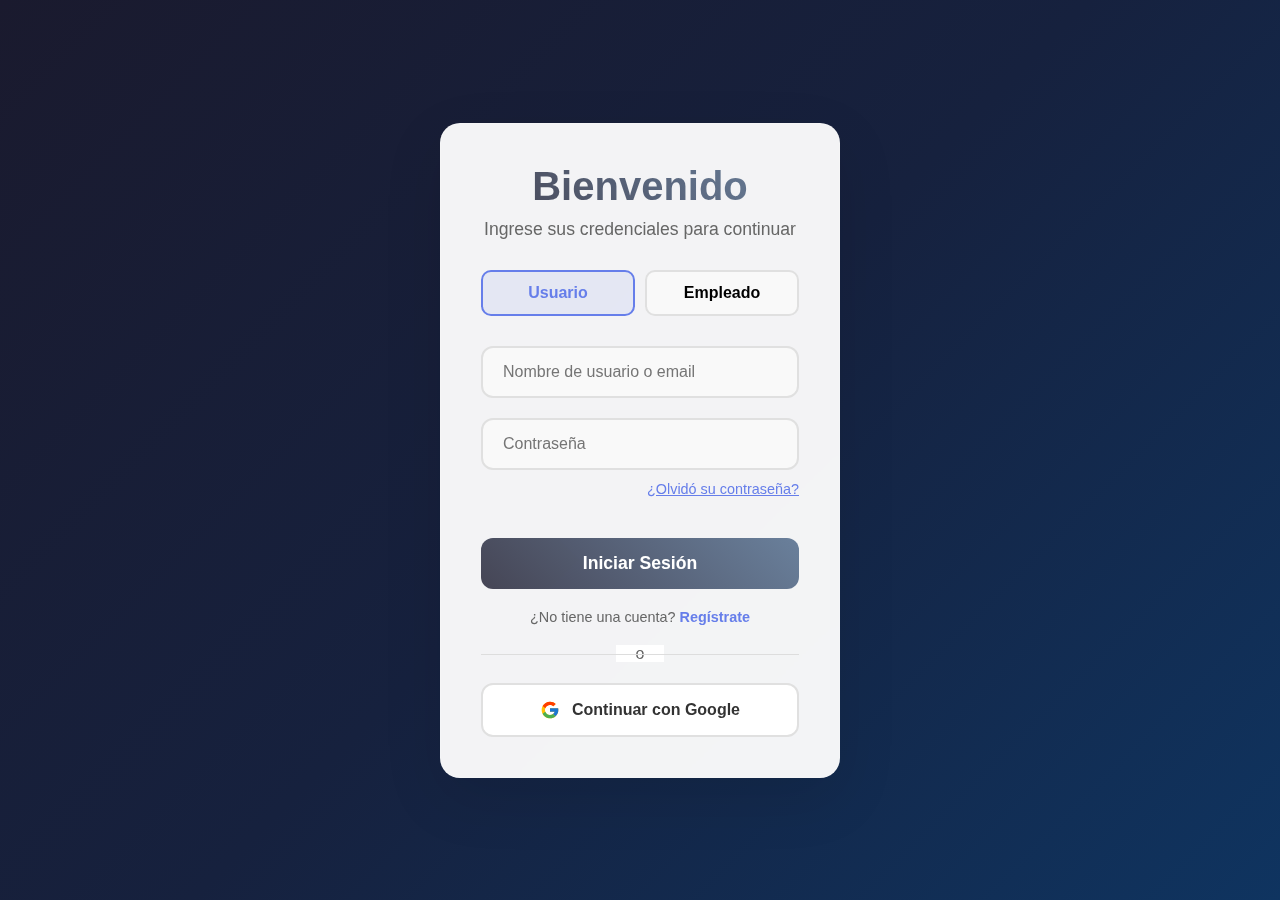
<file: RCN_Servicio_al_Cliente.html>
<!DOCTYPE html>
<html lang="es">
<head>
    <meta charset="UTF-8">
    <meta name="viewport" content="width=device-width, initial-scale=1.0">
    <title>RCN Servicio al cliente - Inicio de Sesión</title>
      <link rel="stylesheet" href="style.css">
</head>
<body>
    <div class="form-container">
        <p class="title">Bienvenido</p>
        <p class="subtitle">Ingrese sus credenciales para continuar</p>
        
        <div id="errorMessage" class="error-message"></div>
        <div id="successMessage" class="success-message"></div>
        
        <form class="form" id="loginForm">
            <div class="user-type-selector">
                <div class="user-type-option selected" data-type="usuario" id="usuarioOption">
                    Usuario
                </div>
                <div class="user-type-option" data-type="empleado" id="empleadoOption">
                    Empleado
                </div>
            </div>

            <div class="input-group">
                <input type="text" class="input" id="username" placeholder="Nombre de usuario o email" required>
            </div>
            
            <div class="input-group">
                <input type="password" class="input" id="password" placeholder="Contraseña" required>
            </div>

            <div class="page-link">
                <span class="page-link-label" onclick="forgotPassword()">¿Olvidó su contraseña?</span>
            </div>
            
            <button type="submit" class="form-btn">Iniciar Sesión</button>
        </form>

        <div class="sign-up-container">
            <p class="sign-up-label">¿No tiene una cuenta? 
                <a class="sign-up-link" href="registro.html">Regístrate</a> 
            </p>
        </div>

        <div class="divider">
            <span>o</span>
        </div>

        <a class="google-login-button" href="#" onclick="googleLogin()">
            <svg class="google-icon" viewBox="0 0 48 48" xmlns="http://www.w3.org/2000/svg">
                <path fill="#FFC107" d="M43.611,20.083H42V20H24v8h11.303c-1.649,4.657-6.08,8-11.303,8c-6.627,0-12-5.373-12-12 c0-6.627,5.373-12,12-12c3.059,0,5.842,1.154,7.961,3.039l5.657-5.657C34.046,6.053,29.268,4,24,4C12.955,4,4,12.955,4,24 c0,11.045,8.955,20,20,20c11.045,0,20-8.955,20-20C44,22.659,43.862,21.35,43.611,20.083z"/>
                <path fill="#FF3D00" d="M6.306,14.691l6.571,4.819C14.655,15.108,18.961,12,24,12c3.059,0,5.842,1.154,7.961,3.039l5.657-5.657 C34.046,6.053,29.268,4,24,4C16.318,4,9.656,8.337,6.306,14.691z"/>
                <path fill="#4CAF50" d="M24,44c5.166,0,9.86-1.977,13.409-5.192l-6.19-5.238C29.211,35.091,26.715,36,24,36 c-5.202,0-9.619-3.317-11.283-7.946l-6.522,5.025C9.505,39.556,16.227,44,24,44z"/>
                <path fill="#1976D2" d="M43.611,20.083H42V20H24v8h11.303c-0.792,2.237-2.231,4.166-4.087,5.571 c0.001-0.001,0.002-0.001,0.003-0.002l6.19,5.238C36.971,39.205,44,34,44,24C44,22.659,43.862,21.35,43.611,20.083z"/>
            </svg>
            Continuar con Google
        </a>
    </div>

    <script>
        class LoginSystem {
            constructor() {
                this.selectedUserType = 'usuario';
                this.users = this.loadUsers();
                this.initializeEventListeners();
            }

            initializeEventListeners() {
                // Selector de tipo de usuario
                const userTypeOptions = document.querySelectorAll('.user-type-option');
                userTypeOptions.forEach(option => {
                    option.addEventListener('click', (e) => {
                        // Remover selección previa
                        userTypeOptions.forEach(opt => opt.classList.remove('selected'));
                        // Seleccionar nueva opción
                        e.target.classList.add('selected');
                        this.selectedUserType = e.target.dataset.type;
                    });
                });

                // Formulario de login
                const loginForm = document.getElementById('loginForm');
                loginForm.addEventListener('submit', (e) => {
                    e.preventDefault();
                    this.handleLogin();
                });
            }

            loadUsers() {
                // Base de datos simulada de usuarios
                return {
                    usuarios: [
                        { username: 'usuario1', password: '123456', email: 'usuario1@rcn.com', name: 'Juan Pérez' },
                        { username: 'cliente1', password: 'password', email: 'cliente1@gmail.com', name: 'María García' },
                        { username: 'user@rcn.com', password: 'user123', email: 'user@rcn.com', name: 'Ana López' }
                    ],
                    empleados: [
                        { username: 'admin', password: 'admin123', email: 'admin@rcn.com', name: 'Carlos Rodríguez', position: 'Administrador' },
                        { username: 'soporte1', password: 'soporte123', email: 'soporte1@rcn.com', name: 'Laura Martínez', position: 'Agente de Soporte' },
                        { username: 'supervisor', password: 'super123', email: 'supervisor@rcn.com', name: 'Roberto Silva', position: 'Supervisor' }
                    ]
                };
            }

            handleLogin() {
                const username = document.getElementById('username').value.trim();
                const password = document.getElementById('password').value;

                // Validar campos
                if (!username || !password) {
                    this.showError('Por favor complete todos los campos');
                    return;
                }

                // Buscar usuario según el tipo seleccionado
                const userDatabase = this.selectedUserType === 'usuario' ? this.users.usuarios : this.users.empleados;
                const user = userDatabase.find(u => 
                    (u.username === username || u.email === username) && u.password === password
                );

                if (user) {
                    this.showSuccess(`¡Bienvenido ${user.name}!`);
                    
                    // Guardar información de sesión
                    const sessionData = {
                        user: user,
                        userType: this.selectedUserType,
                        loginTime: new Date().toISOString()
                    };
                    
                    // Simular guardado en localStorage (no se puede usar en artifacts)
                    // localStorage.setItem('userSession', JSON.stringify(sessionData));
                    
                    // Redireccionar después de un breve delay
                    setTimeout(() => {
                        this.redirectUser();
                    }, 1500);
                    
                } else {
                    this.showError('Usuario o contraseña incorrectos');
                }
            }

            redirectUser() {
                if (this.selectedUserType === 'usuario') {
                    // Redireccionar a la página de usuarios/clientes
                    window.location.href = 'pagina principal/index.html';
                } else {
                    // Redireccionar a la página de empleados
                    window.location.href = 'pagina principal/A_index_empleados.html';
                }
            }

            showError(message) {
                const errorDiv = document.getElementById('errorMessage');
                const successDiv = document.getElementById('successMessage');
                
                successDiv.style.display = 'none';
                errorDiv.textContent = message;
                errorDiv.style.display = 'block';
                
                // Ocultar después de 5 segundos
                setTimeout(() => {
                    errorDiv.style.display = 'none';
                }, 5000);
            }

            showSuccess(message) {
                const errorDiv = document.getElementById('errorMessage');
                const successDiv = document.getElementById('successMessage');
                
                errorDiv.style.display = 'none';
                successDiv.textContent = message;
                successDiv.style.display = 'block';
                
                // Ocultar después de 3 segundos
                setTimeout(() => {
                    successDiv.style.display = 'none';
                }, 3000);
            }
        }


        // Inicializar el sistema cuando se carga la página
        document.addEventListener('DOMContentLoaded', () => {
            new LoginSystem();
        });

        // Función para mostrar credenciales de prueba
        function showTestCredentials() {
            const credentials = `
CREDENCIALES DE PRUEBA:

USUARIOS:
- usuario1 / 123456
- cliente1 / password
- user@rcn.com / user123

EMPLEADOS:
- admin / admin123
- soporte1 / soporte123
- supervisor / super123

Selecciona el tipo de usuario y usa estas credenciales para probar.
            `;
            alert(credentials);
        }

        // Mostrar credenciales automáticamente (solo para demostración)
        setTimeout(showTestCredentials, 2000);
    </script>
</body>
</html>
</file>
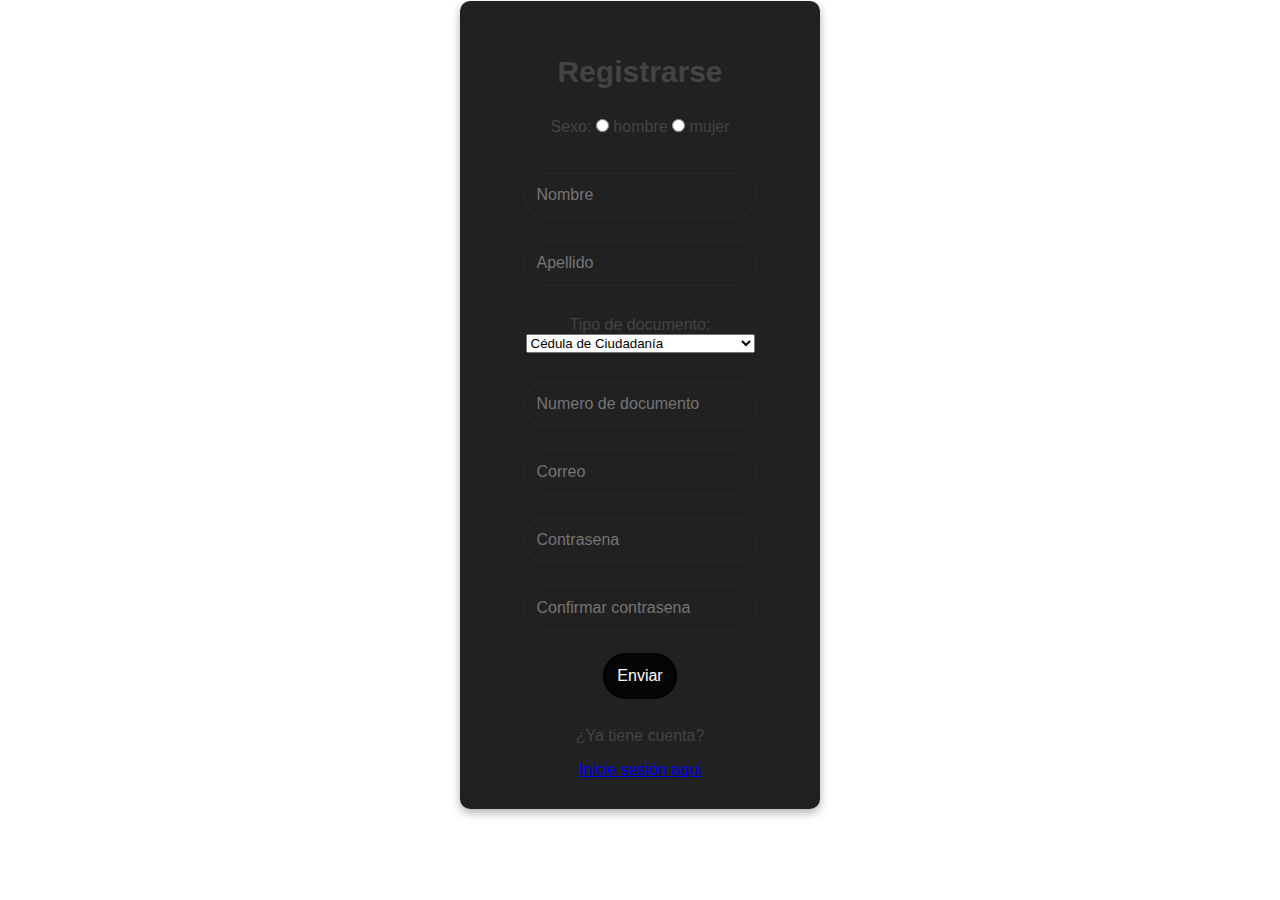
<file: registro.html>
<!DOCTYPE html>
<html lang="es">
<head>
    <title>RCN Servicio al cliente - Registro</title>
</head>
<body>

    <main>
        <div class="form-container">
            <h2>Registrarse</h2>
            <form>
                <label>Sexo:</label>
                <input type="radio" id="hombre" name="sexo" value="hombre">
                <label for="hombre">hombre</label>
                <input type="radio" id="mujer" name="sexo" value="mujer">
                <label for="mujer">mujer</label><br><br>
                <input type="text" placeholder="Nombre" required>
                <input type="text" placeholder="Apellido" required>
               
                <br><br>
                <label for="documento">Tipo de documento:</label><br>
                    <select id="documento" name="documento">
                    <option value="CC">Cédula de Ciudadanía</option>
                    <option value="CE">Cédula de Extranjería</option>
                    <option value="NIT">Número de Identificación Tributaria</option>
                </select><br><br>

                <input type="text" placeholder="Numero de documento" required>
                <input type="gmail" placeholder="Correo" required>
                <input type="password" placeholder="Contrasena" required>
                <input type="password" placeholder="Confirmar contrasena" required>
                <input type="submit" value="Enviar">
                <p>¿Ya tiene cuenta?</p>
                <a href="RCN_Servicio_al_Cliente.html">Inicie sesión aqui</a>

                
            </form>
        </div>
    </main>
</body>
</html>






<style>
/* Estilos generales */
body {
    font-family: 'Franklin Gothic Medium', 'Arial Narrow', Arial, sans-serif, sans-serif;
    margin: 0;
    padding: 0;
    background-image: url(https://www.semana.com/resizer/v2/C3E434BNOVBUPLTSFR57FELEBQ.jpeg?auth=30ce2622502f25c39a12102d7acc160a9b74e3f1f8eac3a39866df70b3b24d37&smart=true&quality=75&width=1280&height=720);
    background-size: cover;
    background-repeat: no-repeat;
    background-attachment: fixed;
    background-position: center;
    animation: cambioFondo 15s infinite;
}




/* Estilo del formulario */
main {
    display: flex;
    justify-content: center;
    align-items: center;
    min-height: 90vh;
}

.form-container {
    background-color: rgba(0, 0, 0, 0.87);
    padding: 30px;
    border-radius: 10px;
    box-shadow: 0 4px 10px rgba(0, 0, 0, 0.3);
    width: 100%;
    max-width: 300px;
    text-align: center;
    color: rgb(68, 68, 68);
}

.form-container h2 {
    margin-bottom: 20px;
    font-size: 30px;
}


.form-container input {
    padding: 12px;
    margin: 10px 0;
    border: 2px solid #292525dc;
    border-radius: 25px;
    background-color: transparent;
    color: white;
    font-size: 16px;
    margin-bottom: 12px;
}

.form-container input[type="submit"] {
    background-color: #000000d5;
    border: 2px solid #000000;
    cursor: pointer;
}

.form-container input[type="submit"]:hover {
    background-color: #38023d;
    border: 2px solid #211422;
}


/* Estilos responsivos */
@media (max-width: 768px) {
    .form-container {
        width: 90%;
        padding: 20px;
    }
}
</style>
</file>
<file: style.css>
* {
            margin: 0;
            padding: 0;
            box-sizing: border-box;
        }

        body {
            font-family: 'Segoe UI', Tahoma, Geneva, Verdana, sans-serif;
            background: linear-gradient(135deg, #1a1a2e 0%, #16213e 50%, #0f3460 100%);
            min-height: 100vh;
            display: flex;
            justify-content: center;
            align-items: center;
            padding: 20px;
        }

        .form-container {
            background: rgba(255, 255, 255, 0.95);
            backdrop-filter: blur(10px);
            border-radius: 20px;
            padding: 40px;
            box-shadow: 0 20px 60px rgba(0, 0, 0, 0.1);
            width: 100%;
            max-width: 400px;
            border: 1px solid rgba(255, 255, 255, 0.2);
        }

        .title {
            font-size: 2.5rem;
            font-weight: 700;
            text-align: center;
            margin-bottom: 10px;
            background: linear-gradient(45deg, rgba(26, 26, 46, 0.8), rgba(15, 52, 96, 0.6));
            background-clip: text;
            -webkit-text-fill-color: transparent;
        }

        .subtitle {
            text-align: center;
            color: #666;
            margin-bottom: 30px;
            font-size: 1.1rem;
        }

        .form {
            display: flex;
            flex-direction: column;
            gap: 20px;
        }

        .input-group {
            position: relative;
        }

        .input {
            width: 100%;
            padding: 15px 20px;
            border: 2px solid #e0e0e0;
            border-radius: 12px;
            font-size: 1rem;
            background: #f9f9f9;
            transition: all 0.3s ease;
            outline: none;
        }

        .input:focus {
            border-color: #667eea;
            background: white;
            box-shadow: 0 0 0 3px rgba(102, 126, 234, 0.1);
        }

        .user-type-selector {
            display: flex;
            gap: 10px;
            margin-bottom: 10px;
        }

        .user-type-option {
            flex: 1;
            padding: 12px;
            border: 2px solid #e0e0e0;
            border-radius: 10px;
            background: #f9f9f9;
            text-align: center;
            cursor: pointer;
            transition: all 0.3s ease;
            font-weight: 600;
        }

        .user-type-option.selected {
            border-color: #667eea;
            background: rgba(102, 126, 234, 0.1);
            color: #667eea;
        }

        .user-type-option:hover {
            border-color: #667eea;
            background: rgba(102, 126, 234, 0.05);
        }

        .page-link {
            text-align: right;
            margin-top: -10px;
            margin-bottom: 10px;
        }

        .page-link-label {
            color: #667eea;
            font-size: 0.9rem;
            cursor: pointer;
            text-decoration: underline;
        }

        .page-link-label:hover {
            color: #764ba2;
        }

        .form-btn {
            background: linear-gradient(45deg, rgba(26, 26, 46, 0.8), rgba(15, 52, 96, 0.6));            color: white;
            padding: 15px 30px;
            border: none;
            border-radius: 12px;
            font-size: 1.1rem;
            font-weight: 600;
            cursor: pointer;
            transition: all 0.3s ease;
            text-decoration: none;
            text-align: center;
            margin-top: 10px;
        }

        .form-btn:hover {
            transform: translateY(-2px);
            box-shadow: 0 10px 25px rgba(102, 126, 234, 0.3);
        }

        .form-btn:active {
            transform: translateY(0);
        }

        .sign-up-container {
            text-align: center;
            margin: 20px 0;
        }

        .sign-up-label {
            color: #666;
            font-size: 0.9rem;
        }

        .sign-up-link {
            color: #667eea;
            text-decoration: none;
            font-weight: 600;
        }

        .sign-up-link:hover {
            color: #764ba2;
            text-decoration: underline;
        }

        .divider {
            text-align: center;
            margin: 20px 0;
            position: relative;
        }

        .divider::before {
            content: '';
            position: absolute;
            top: 50%;
            left: 0;
            right: 0;
            height: 1px;
            background: #ddd;
        }

        .divider span {
            background: rgba(255, 255, 255, 0.95);
            padding: 0 20px;
            color: #666;
            font-weight: 500;
        }

        .google-login-button {
            display: flex;
            align-items: center;
            justify-content: center;
            gap: 12px;
            padding: 15px 20px;
            border: 2px solid #e0e0e0;
            border-radius: 12px;
            background: white;
            color: #333;
            text-decoration: none;
            font-weight: 600;
            transition: all 0.3s ease;
        }

        .google-login-button:hover {
            border-color: #4285f4;
            box-shadow: 0 5px 15px rgba(66, 133, 244, 0.1);
        }

        .google-icon {
            width: 20px;
            height: 20px;
        }

        .error-message {
            background: #ff4757;
            color: white;
            padding: 10px 15px;
            border-radius: 8px;
            margin-bottom: 15px;
            font-size: 0.9rem;
            display: none;
        }

        .success-message {
            background: #2ed573;
            color: white;
            padding: 10px 15px;
            border-radius: 8px;
            margin-bottom: 15px;
            font-size: 0.9rem;
            display: none;
        }

        @media (max-width: 480px) {
            .form-container {
                padding: 30px 20px;
            }
            
            .title {
                font-size: 2rem;
            }
        }
</file>
